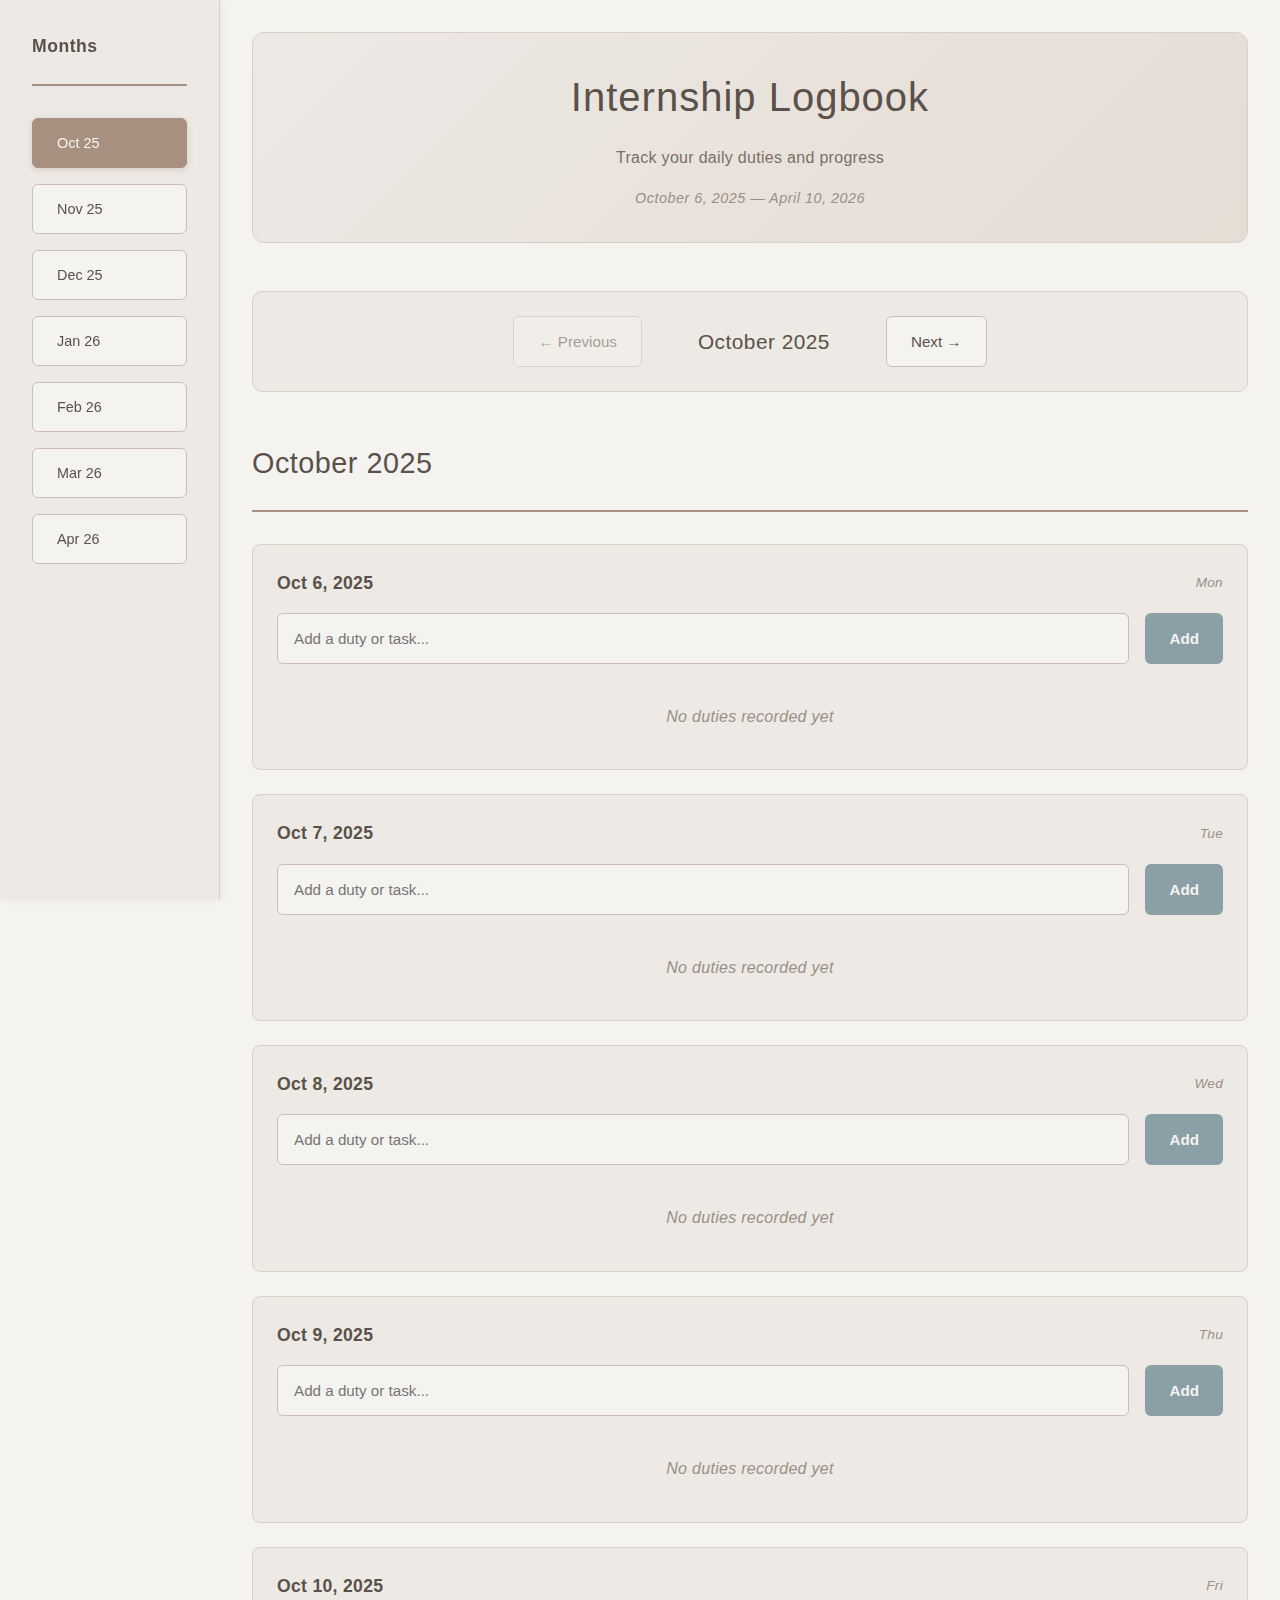
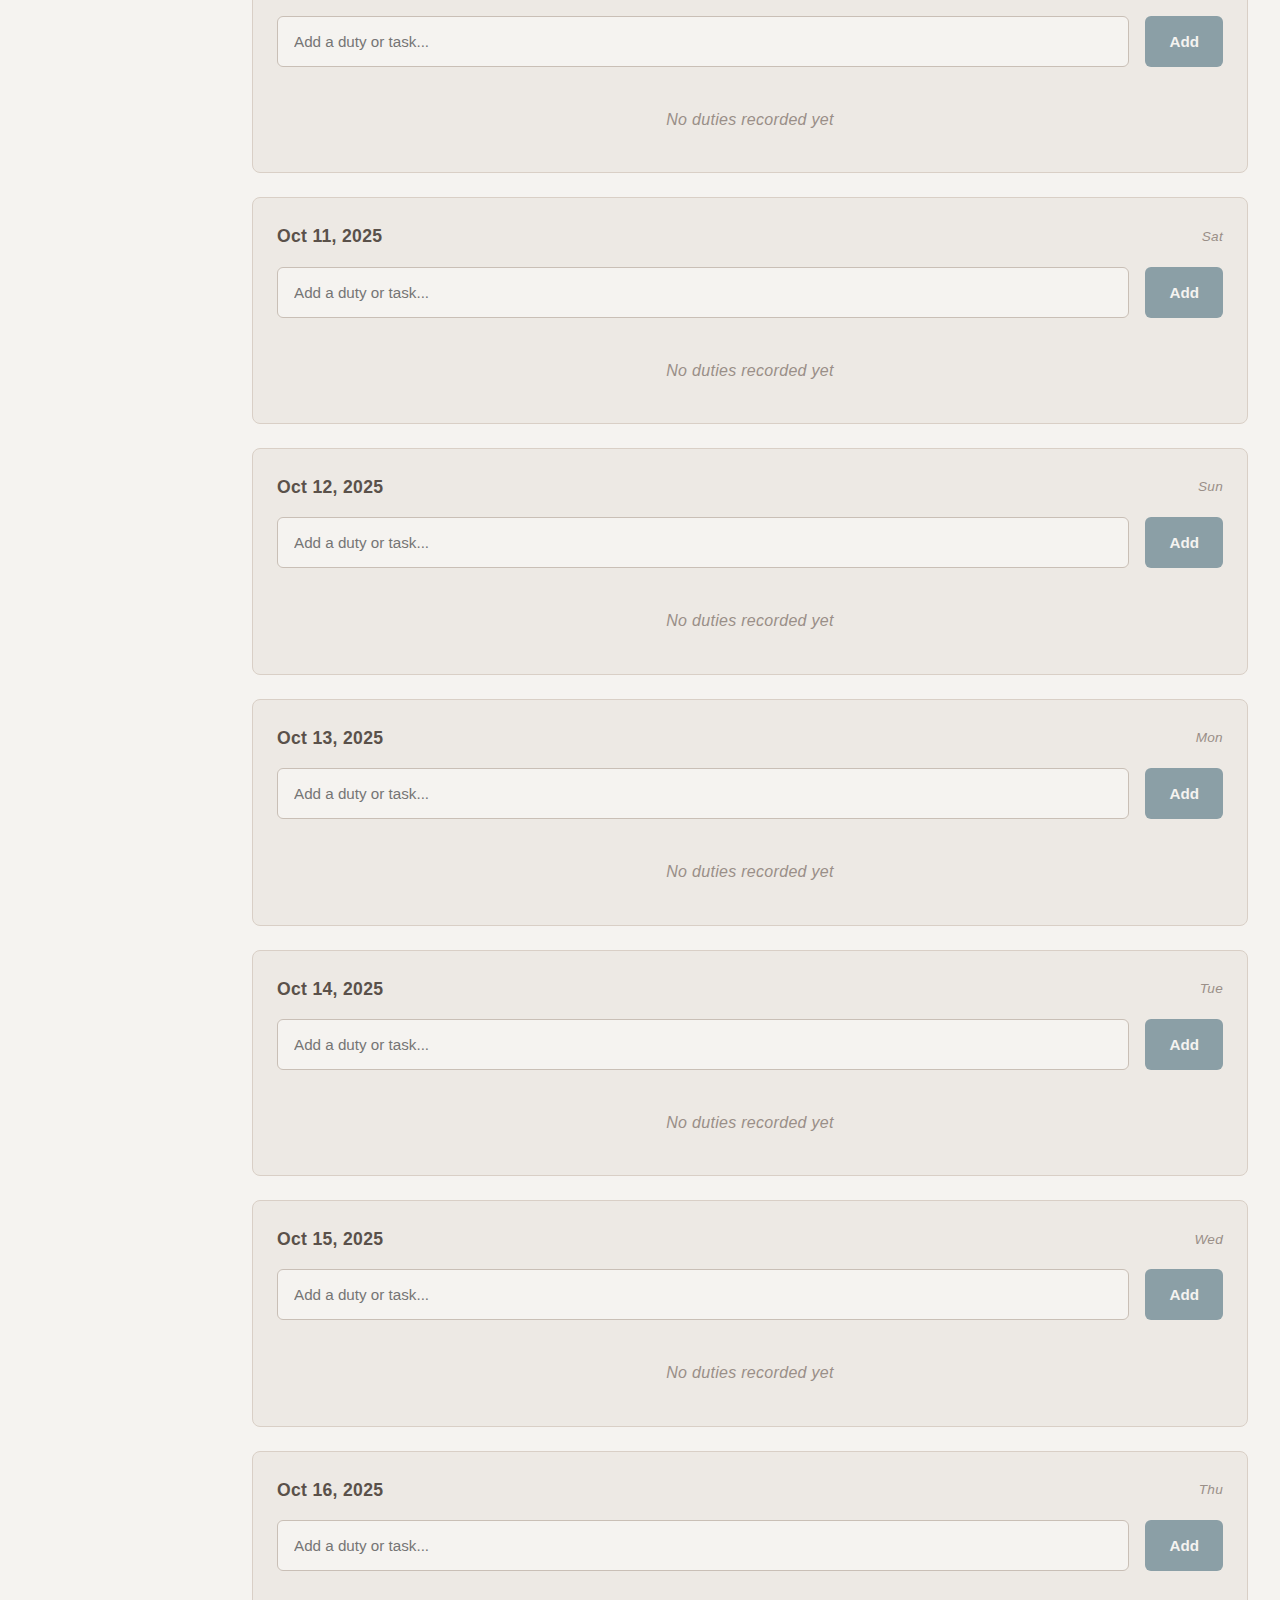
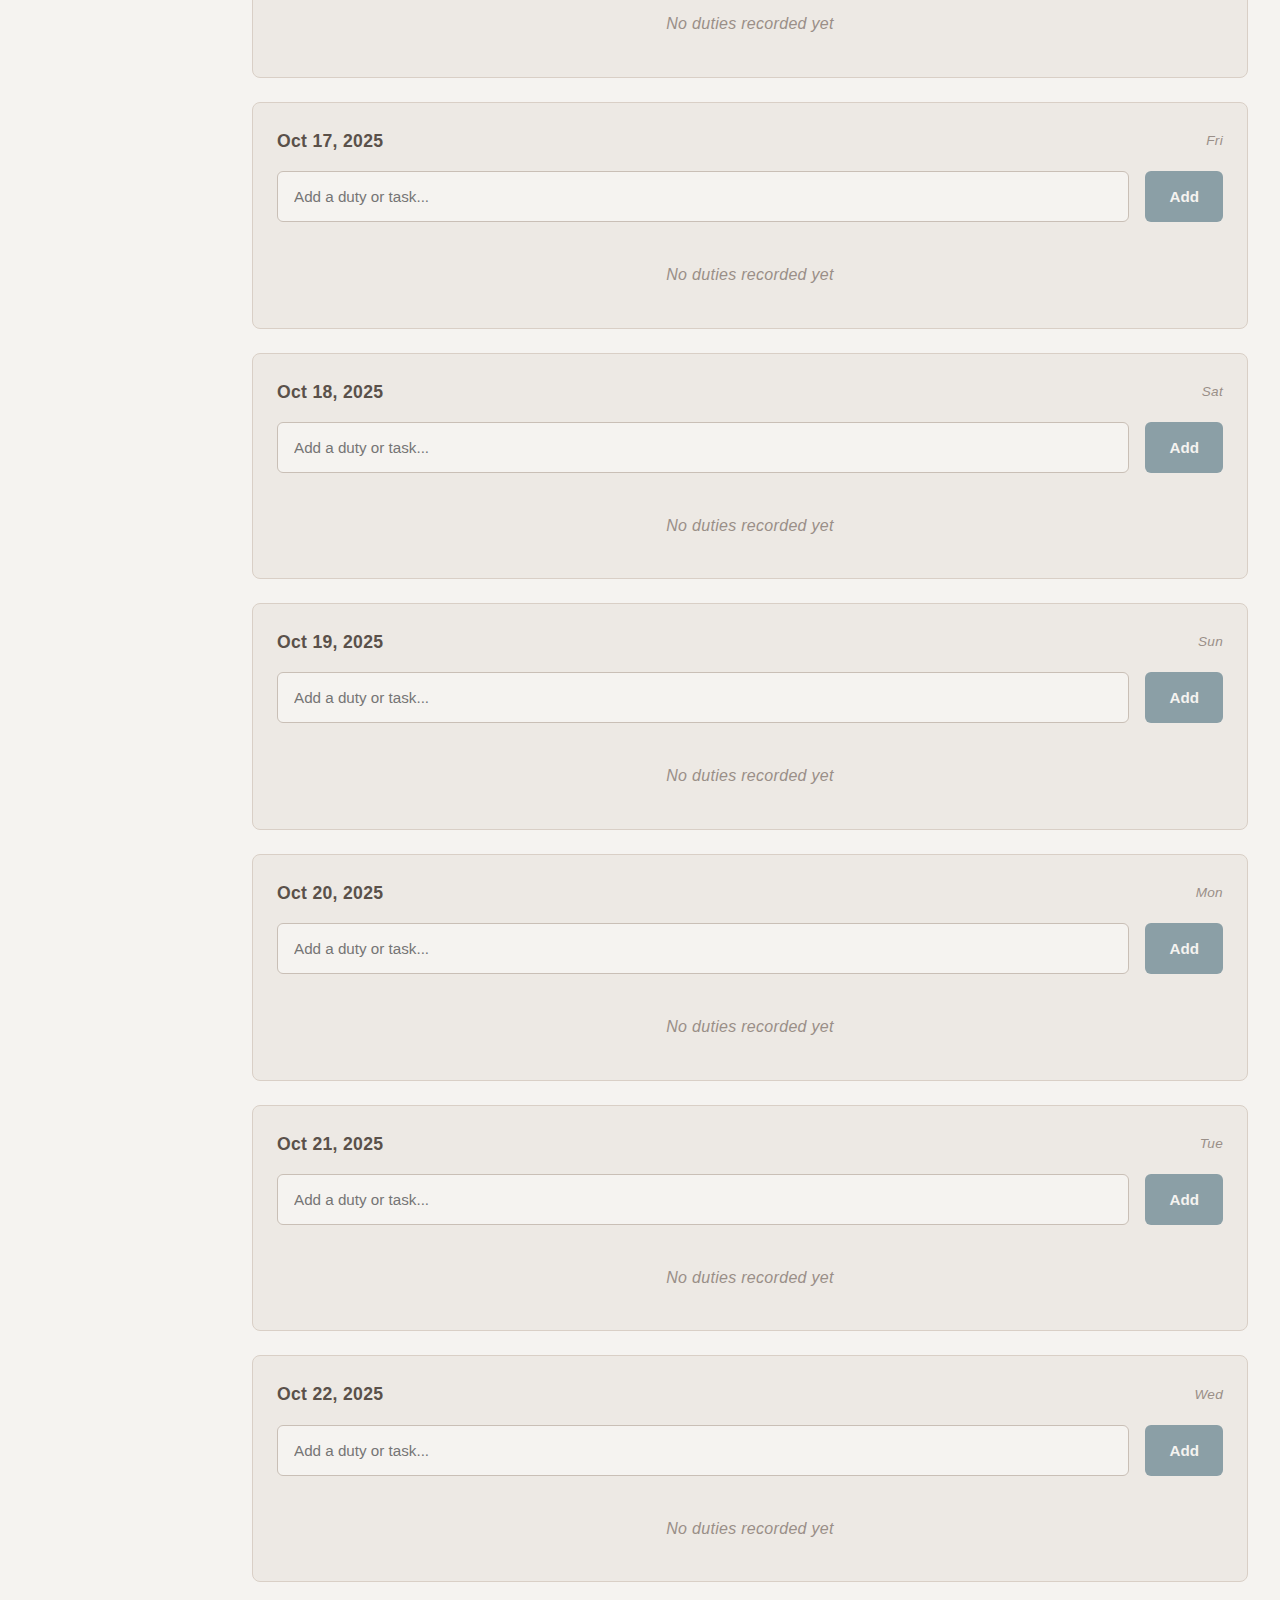
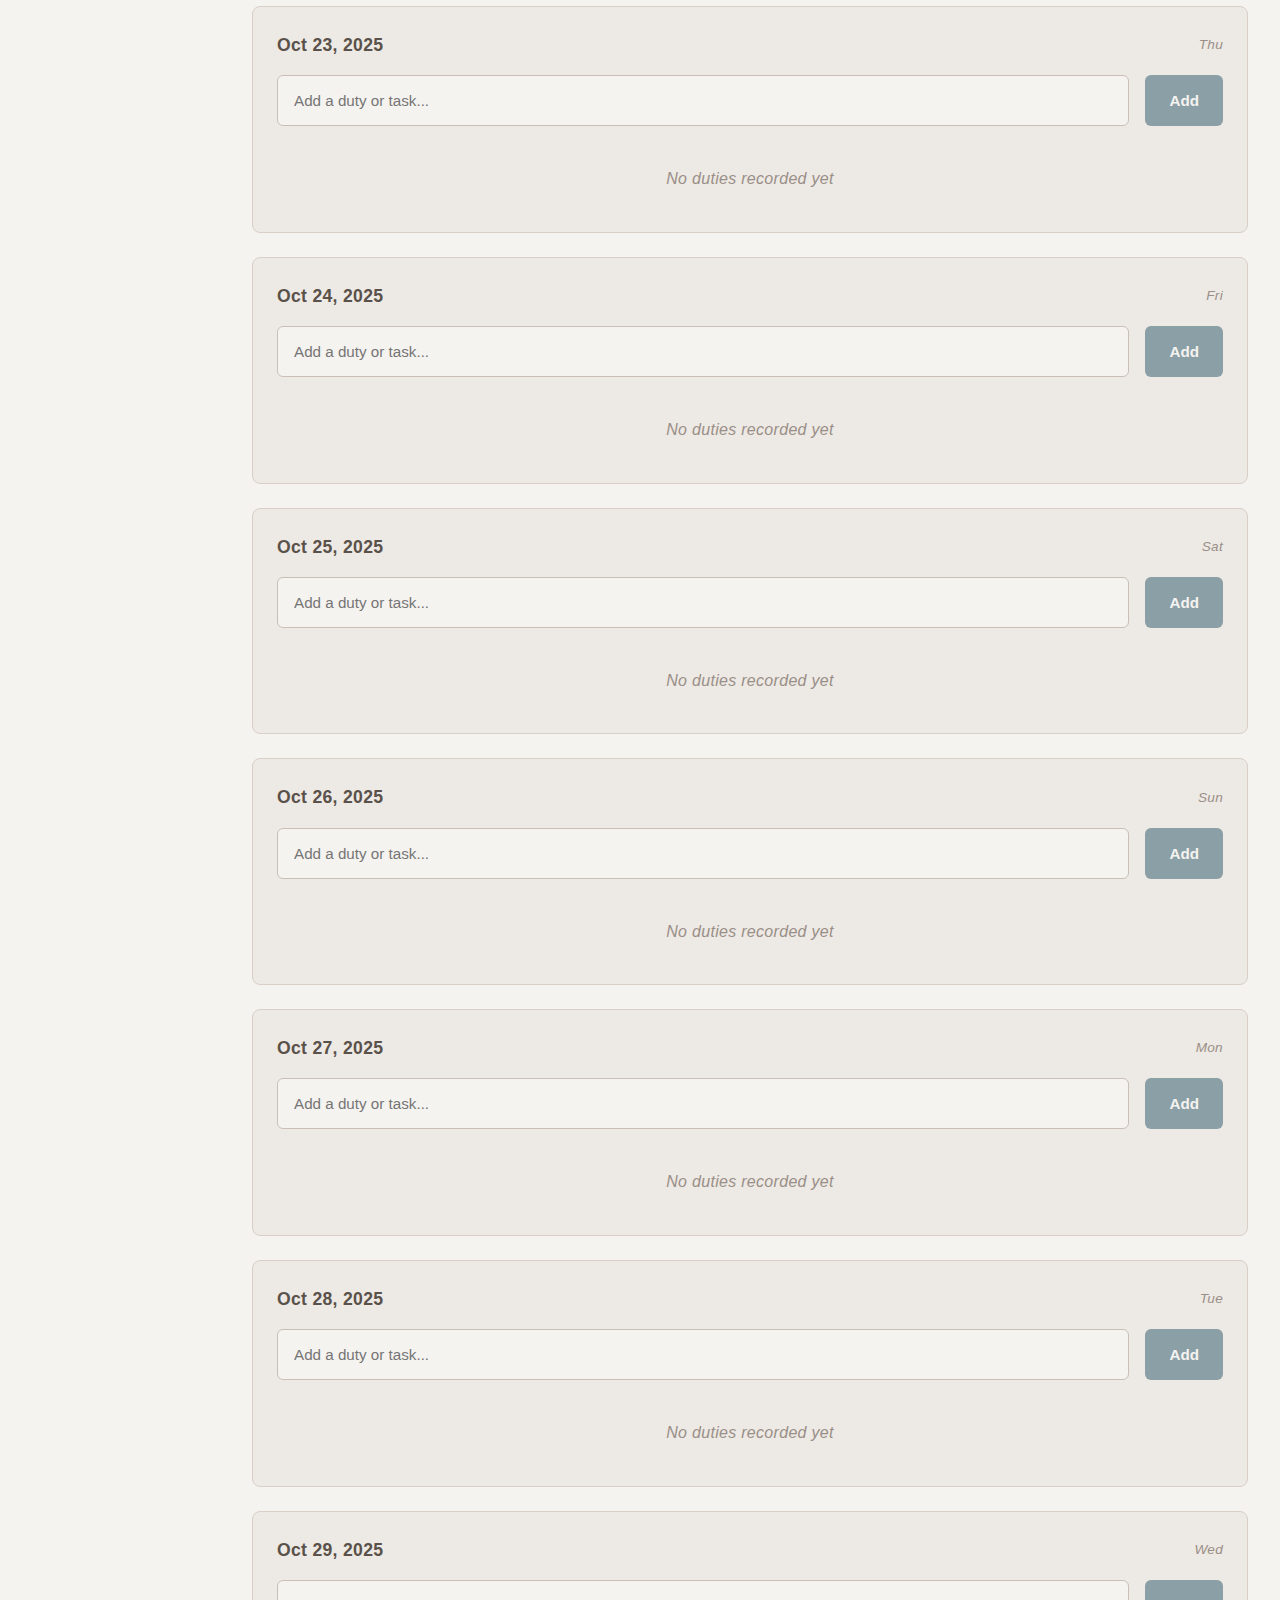
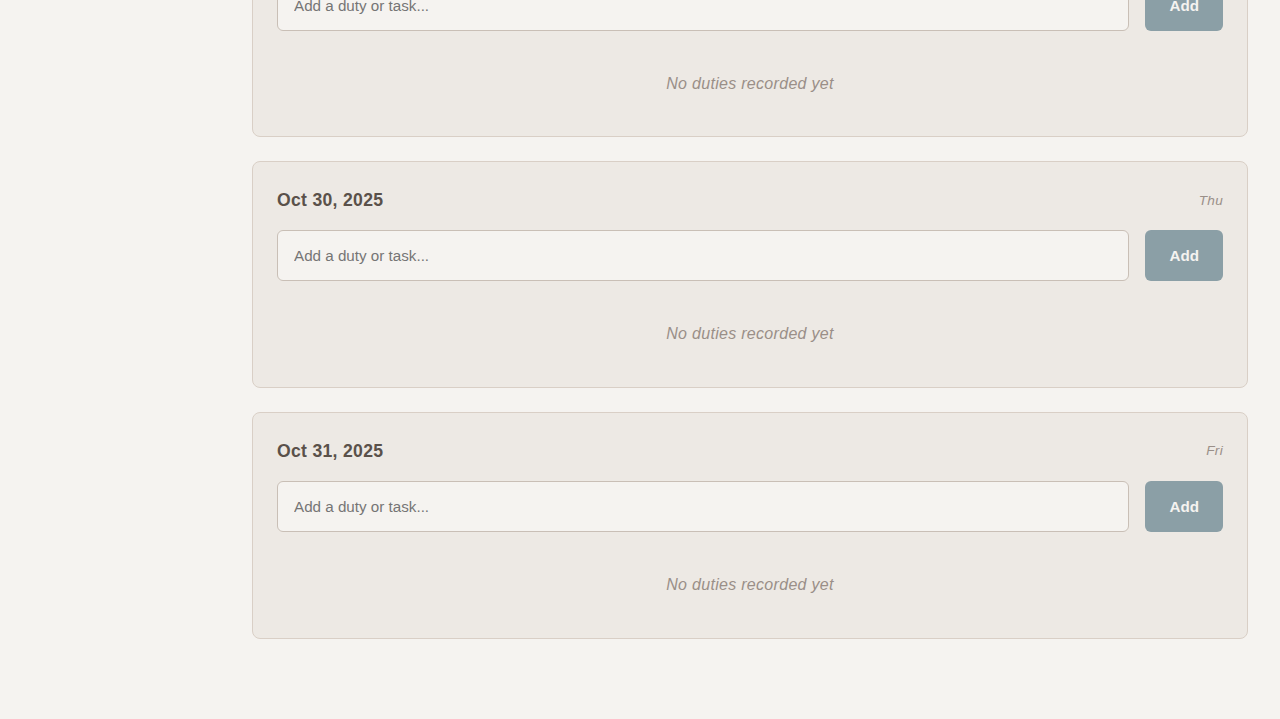
<file: index.html>
<!DOCTYPE html>
<html lang="en">
<head>
    <meta charset="UTF-8">
    <meta name="viewport" content="width=device-width, initial-scale=1.0">
    <title>Internship Logbook</title>
    <link rel="stylesheet" href="styles.css">
</head>
<body>
    <aside class="sidebar">
        <div class="sidebar-header">
            <h3>Months</h3>
        </div>
        <nav class="sidebar-nav" id="sidebarNav">
            <!-- Month buttons will be generated here by JavaScript -->
        </nav>
    </aside>

    <div class="container">
        <header class="header">
            <div class="header-content">
                <h1>Internship Logbook</h1>
                <p class="subtitle">Track your daily duties and progress</p>
                <p class="date-range">October 6, 2025 — April 10, 2026</p>
            </div>
        </header>

        <nav class="month-nav">
            <button class="nav-btn" id="prevBtn">← Previous</button>
            <span class="current-month" id="currentMonth">October 2025</span>
            <button class="nav-btn" id="nextBtn">Next →</button>
        </nav>

        <main id="logbookContainer">
            <!-- Months and entries will be generated here by JavaScript -->
        </main>
    </div>

    <script src="script.js"></script>
</body>
</html>
</file>
<file: styles.css>
/* ============================================
   INTERNSHIP LOGBOOK - STYLES
   Muted, calming aesthetic with refined typography
   ============================================ */

:root {
    /* Muted, warm earth tones */
    --bg-primary: #f5f3f0;
    --bg-secondary: #ede9e4;
    --bg-tertiary: #e5dcd4;
    
    /* Soft, muted text colors */
    --text-dark: #5a514a;
    --text-medium: #7a6f68;
    --text-light: #9a8f88;
    
    /* Muted accent colors */
    --accent-primary: #a89080;
    --accent-secondary: #8b9fa6;
    --accent-tertiary: #9a8fa0;
    
    /* Borders and dividers */
    --border-light: #d9cfc6;
    --border-medium: #c9bfb6;
    
    /* Spacing */
    --spacing-xs: 0.5rem;
    --spacing-sm: 1rem;
    --spacing-md: 1.5rem;
    --spacing-lg: 2rem;
    --spacing-xl: 3rem;
    
    /* Transitions */
    --transition: all 0.3s cubic-bezier(0.4, 0, 0.2, 1);
}

/* ============================================
   RESET & BASE STYLES
   ============================================ */

* {
    margin: 0;
    padding: 0;
    box-sizing: border-box;
}

html {
    scroll-behavior: smooth;
}

body {
    font-family: 'Segoe UI', 'Trebuchet MS', sans-serif;
    background-color: var(--bg-primary);
    color: var(--text-dark);
    line-height: 1.6;
    font-size: 16px;
    letter-spacing: 0.3px;
    display: flex;
}

/* ============================================
   CONTAINER & LAYOUT
   ============================================ */

.sidebar {
    width: 220px;
    background-color: var(--bg-secondary);
    border-right: 1px solid var(--border-light);
    padding: var(--spacing-lg);
    height: 100vh;
    position: fixed;
    left: 0;
    top: 0;
    overflow-y: auto;
    box-shadow: 2px 0 8px rgba(0, 0, 0, 0.05);
}

.sidebar-header {
    margin-bottom: var(--spacing-lg);
    padding-bottom: var(--spacing-md);
    border-bottom: 2px solid var(--accent-primary);
}

.sidebar-header h3 {
    font-size: 1.1rem;
    color: var(--text-dark);
    font-weight: 600;
    letter-spacing: 0.5px;
}

.sidebar-nav {
    display: flex;
    flex-direction: column;
    gap: var(--spacing-sm);
}

.month-btn {
    padding: var(--spacing-sm) var(--spacing-md);
    background-color: var(--bg-primary);
    border: 1px solid var(--border-medium);
    color: var(--text-dark);
    border-radius: 6px;
    cursor: pointer;
    font-size: 0.9rem;
    font-weight: 500;
    transition: var(--transition);
    text-align: left;
    white-space: nowrap;
}

.month-btn:hover {
    background-color: var(--bg-tertiary);
    border-color: var(--accent-primary);
}

.month-btn.active {
    background-color: var(--accent-primary);
    color: var(--bg-primary);
    border-color: var(--accent-primary);
    box-shadow: 0 2px 6px rgba(168, 144, 128, 0.3);
}

.container {
    flex: 1;
    margin-left: 220px;
    max-width: 100%;
    padding: var(--spacing-lg);
}

/* ============================================
   HEADER
   ============================================ */

.header {
    text-align: center;
    margin-bottom: var(--spacing-xl);
    padding: var(--spacing-lg) var(--spacing-md);
    background: linear-gradient(135deg, #ede9e4 0%, #e5dcd4 100%);
    border-radius: 12px;
    border: 1px solid var(--border-light);
    animation: slideInDown 0.6s ease-out;
}

.header-content h1 {
    font-size: 2.5rem;
    font-weight: 300;
    color: var(--text-dark);
    margin-bottom: var(--spacing-sm);
    letter-spacing: 1px;
}

.subtitle {
    font-size: 1rem;
    color: var(--text-medium);
    margin-bottom: var(--spacing-sm);
    font-weight: 400;
}

.date-range {
    font-size: 0.9rem;
    color: var(--text-light);
    font-style: italic;
    letter-spacing: 0.5px;
}

/* ============================================
   NAVIGATION
   ============================================ */

.month-nav {
    display: flex;
    justify-content: center;
    align-items: center;
    gap: var(--spacing-lg);
    margin-bottom: var(--spacing-xl);
    padding: var(--spacing-md);
    background-color: var(--bg-secondary);
    border-radius: 10px;
    border: 1px solid var(--border-light);
}

.nav-btn {
    background-color: var(--bg-primary);
    border: 1px solid var(--border-medium);
    color: var(--text-dark);
    padding: var(--spacing-sm) var(--spacing-md);
    border-radius: 6px;
    cursor: pointer;
    font-size: 0.95rem;
    font-weight: 500;
    transition: var(--transition);
}

.nav-btn:hover {
    background-color: var(--accent-primary);
    color: var(--bg-primary);
    border-color: var(--accent-primary);
}

.nav-btn:active {
    transform: scale(0.98);
}

.current-month {
    font-size: 1.3rem;
    color: var(--text-dark);
    font-weight: 500;
    min-width: 180px;
    text-align: center;
    letter-spacing: 0.5px;
}

/* ============================================
   MONTH SECTION
   ============================================ */

.month-section {
    margin-bottom: var(--spacing-xl);
    animation: fadeIn 0.5s ease-out;
}

.month-title {
    font-size: 1.8rem;
    color: var(--text-dark);
    margin-bottom: var(--spacing-lg);
    padding-bottom: var(--spacing-md);
    border-bottom: 2px solid var(--accent-primary);
    font-weight: 400;
    letter-spacing: 0.5px;
}

/* ============================================
   DAILY ENTRY
   ============================================ */

.daily-entry {
    background-color: var(--bg-secondary);
    border: 1px solid var(--border-light);
    border-radius: 8px;
    padding: var(--spacing-md);
    margin-bottom: var(--spacing-md);
    transition: var(--transition);
}

.daily-entry:hover {
    border-color: var(--accent-primary);
    background-color: #f0ebe6;
    box-shadow: 0 4px 12px rgba(168, 144, 128, 0.08);
}

.date-header {
    display: flex;
    justify-content: space-between;
    align-items: center;
    margin-bottom: var(--spacing-sm);
}

.date-label {
    font-size: 1.1rem;
    font-weight: 600;
    color: var(--text-dark);
    letter-spacing: 0.3px;
}

.day-of-week {
    font-size: 0.85rem;
    color: var(--text-light);
    font-style: italic;
}

.duty-input-group {
    display: flex;
    gap: var(--spacing-sm);
    margin-top: var(--spacing-sm);
}

.duty-input {
    flex: 1;
    padding: var(--spacing-sm);
    border: 1px solid var(--border-medium);
    border-radius: 6px;
    background-color: var(--bg-primary);
    color: var(--text-dark);
    font-size: 0.95rem;
    font-family: inherit;
    transition: var(--transition);
}

.duty-input:focus {
    outline: none;
    border-color: var(--accent-primary);
    box-shadow: 0 0 0 3px rgba(168, 144, 128, 0.1);
}

.add-btn {
    padding: var(--spacing-sm) var(--spacing-md);
    background-color: var(--accent-secondary);
    color: var(--bg-primary);
    border: none;
    border-radius: 6px;
    cursor: pointer;
    font-size: 0.95rem;
    font-weight: 600;
    transition: var(--transition);
}

.add-btn:hover {
    background-color: var(--accent-tertiary);
    transform: translateY(-2px);
}

.add-btn:active {
    transform: translateY(0);
}

/* ============================================
   DUTIES LIST
   ============================================ */

.duties-list {
    margin-top: var(--spacing-md);
}

.duty-item {
    display: flex;
    justify-content: space-between;
    align-items: center;
    padding: var(--spacing-sm);
    background-color: var(--bg-primary);
    border-left: 3px solid var(--accent-secondary);
    border-radius: 4px;
    margin-bottom: var(--spacing-xs);
    animation: slideInLeft 0.3s ease-out;
}

.duty-text {
    color: var(--text-dark);
    flex: 1;
    word-break: break-word;
}

.delete-btn {
    background-color: transparent;
    border: none;
    color: var(--text-light);
    cursor: pointer;
    font-size: 1rem;
    padding: var(--spacing-xs);
    transition: var(--transition);
    line-height: 1;
}

.delete-btn:hover {
    color: var(--accent-primary);
    transform: scale(1.2);
}

.empty-message {
    color: var(--text-light);
    font-style: italic;
    padding: var(--spacing-sm);
    text-align: center;
}

/* ============================================
   ANIMATIONS
   ============================================ */

@keyframes slideInDown {
    from {
        opacity: 0;
        transform: translateY(-20px);
    }
    to {
        opacity: 1;
        transform: translateY(0);
    }
}

@keyframes slideInLeft {
    from {
        opacity: 0;
        transform: translateX(-10px);
    }
    to {
        opacity: 1;
        transform: translateX(0);
    }
}

@keyframes fadeIn {
    from {
        opacity: 0;
    }
    to {
        opacity: 1;
    }
}

/* ============================================
   RESPONSIVE DESIGN
   ============================================ */

@media (max-width: 768px) {
    body {
        flex-direction: column;
    }

    .sidebar {
        width: 100%;
        height: auto;
        position: relative;
        border-right: none;
        border-bottom: 1px solid var(--border-light);
        padding: var(--spacing-md);
    }

    .sidebar-nav {
        flex-direction: row;
        gap: var(--spacing-sm);
        overflow-x: auto;
        padding-bottom: var(--spacing-sm);
    }

    .month-btn {
        flex-shrink: 0;
    }

    .container {
        margin-left: 0;
        padding: var(--spacing-md);
    }

    .header-content h1 {
        font-size: 2rem;
    }

    .month-nav {
        gap: var(--spacing-md);
        flex-direction: column;
    }

    .nav-btn {
        width: 100%;
    }

    .current-month {
        min-width: auto;
    }

    .month-title {
        font-size: 1.4rem;
    }

    .date-header {
        flex-direction: column;
        align-items: flex-start;
        gap: var(--spacing-xs);
    }

    .duty-input-group {
        flex-direction: column;
    }

    .add-btn {
        width: 100%;
    }
}

@media (max-width: 480px) {
    .sidebar {
        padding: var(--spacing-sm);
    }

    .sidebar-header h3 {
        font-size: 1rem;
    }

    .month-btn {
        font-size: 0.85rem;
        padding: var(--spacing-xs) var(--spacing-sm);
    }

    .header-content h1 {
        font-size: 1.5rem;
    }

    .subtitle {
        font-size: 0.9rem;
    }

    .month-title {
        font-size: 1.2rem;
    }

    .daily-entry {
        padding: var(--spacing-sm);
    }

    .date-label {
        font-size: 1rem;
    }

    .duty-input {
        font-size: 0.9rem;
    }
}
</file>
